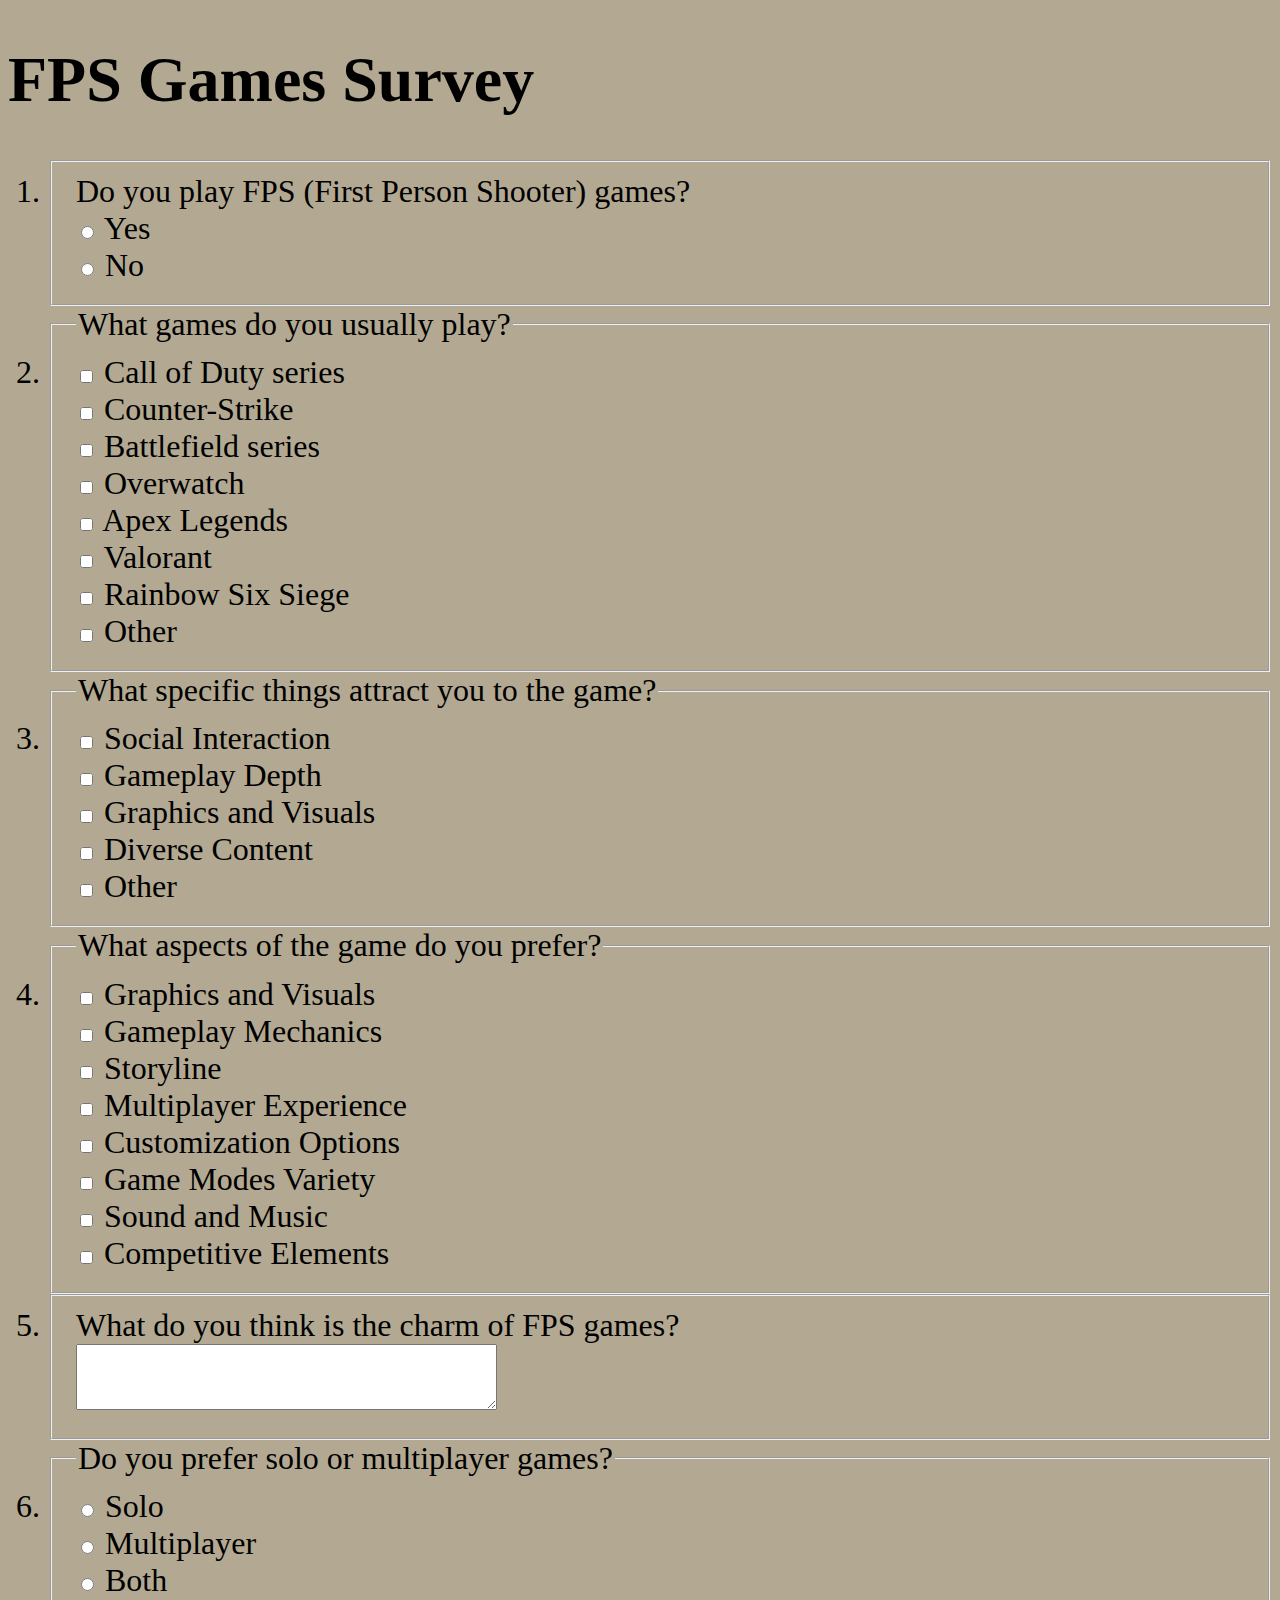
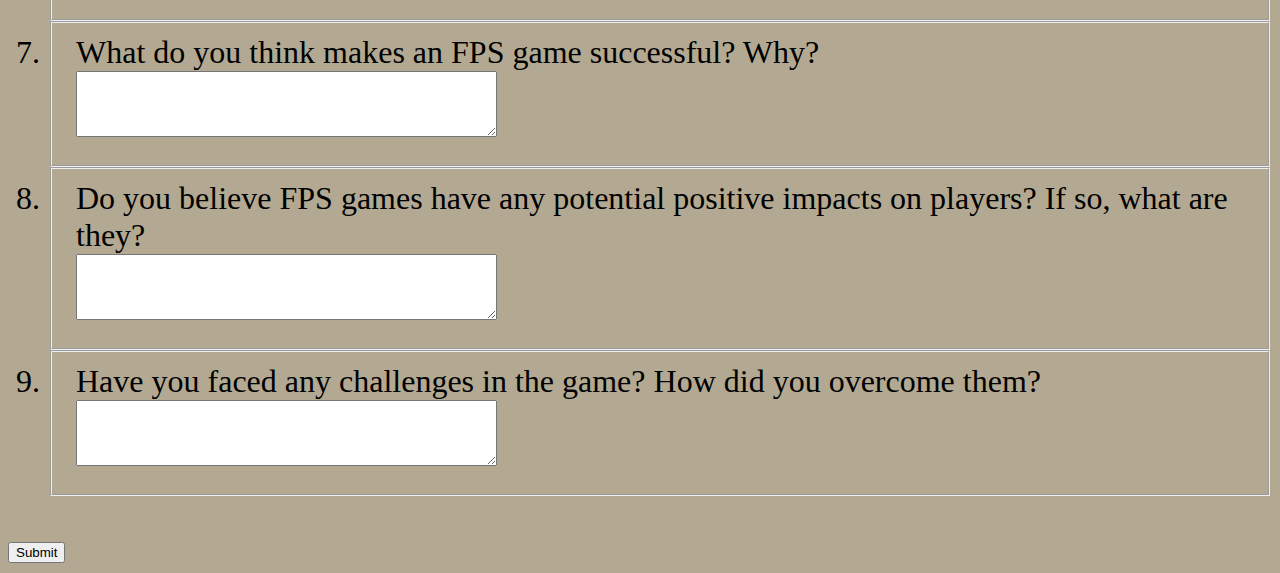
<file: project 3/index.html>
<!DOCTYPE html>
<html lang="en">
  <head>
    <meta charset="UTF-8" />
    <meta name="viewport" content="width=device-width, initial-scale=1.0" />
    
</body>
    <title>FPS Games Survey</title>
    <style>
      body {
        background-color: #b3a992; /* 沙漠色 */
        font-size: 200%; /* 字体大小百分比 */
        /*text-align: center;  文本居中 */
      }
      .centered-image {
        display: inline-block; /* 让图片并排显示 */
        margin: 10px; /* 图片之间的间距 */
        filter: blur(5px); /* 添加模糊滤镜 */
      }
    </style>
  </head>
  <body>
    <h1>FPS Games Survey</h1>

    <form>
     
      <ol>
        <li>
          <fieldset>
          <label for="play-fps"></label>
            Do you play FPS (First Person Shooter) games?</label
          ><br />
          <input type="radio" id="yes-play-fps" name="play-fps" value="yes" />
          <label for="yes-play-fps">Yes</label><br />
          <input type="radio" id="no-play-fps" name="play-fps" value="no" />
          <label for="no-play-fps">No</label>
          </fieldset>
        </li>

        <li>
          <fieldset>
            <legend>What games do you usually play?</legend>
            <input type="checkbox" id="cod" name="games-played" value="Call of Duty series" />
            <label for="cod">Call of Duty series</label><br />
            <input type="checkbox" id="cs" name="games-played" value="Counter-Strike" />
            <label for="cs">Counter-Strike</label><br />
            <input type="checkbox" id="bf" name="games-played" value="Battlefield series" />
            <label for="bf">Battlefield series</label><br />
            <input type="checkbox" id="ow" name="games-played" value="Overwatch" />
            <label for="ow">Overwatch</label><br />
            <input type="checkbox" id="apex" name="games-played" value="Apex Legends" />
            <label for="apex">Apex Legends</label><br />
            <input type="checkbox" id="valorant" name="games-played" value="Valorant" />
            <label for="valorant">Valorant</label><br />
            <input type="checkbox" id="r6" name="games-played" value="Rainbow Six Siege" />
            <label for="r6">Rainbow Six Siege</label><br />
            <input type="checkbox" id="other" name="games-played" value="Other" />
            <label for="other">Other</label><br />
          </fieldset>
        </li>
        
        

        <li>
          <fieldset>
            <legend>What specific things attract you to the game?</legend>
            <input type="checkbox" id="social-interaction" name="attractiveness" value="Social Interaction" />
            <label for="social-interaction">Social Interaction</label><br />
            <input type="checkbox" id="gameplay-depth" name="attractiveness" value="Gameplay Depth" />
            <label for="gameplay-depth">Gameplay Depth</label><br />
            <input type="checkbox" id="graphics-visuals" name="attractiveness" value="Graphics and Visuals" />
            <label for="graphics-visuals">Graphics and Visuals</label><br />
            <input type="checkbox" id="diverse-content" name="attractiveness" value="Diverse Content" />
            <label for="diverse-content">Diverse Content</label><br />
            <input type="checkbox" id="other" name="attractiveness" value="Other" />
            <label for="other">Other</label><br />
          </fieldset>
        </li>
        

        <li>
          <fieldset>
            <legend>What aspects of the game do you prefer?</legend>
            <input type="checkbox" id="graphics-visuals" name="aspects-preference" value="Graphics and Visuals" />
            <label for="graphics-visuals">Graphics and Visuals</label><br />
            <input type="checkbox" id="gameplay-mechanics" name="aspects-preference" value="Gameplay Mechanics" />
            <label for="gameplay-mechanics">Gameplay Mechanics</label><br />
            <input type="checkbox" id="storyline" name="aspects-preference" value="Storyline" />
            <label for="storyline">Storyline</label><br />
            <input type="checkbox" id="multiplayer-experience" name="aspects-preference" value="Multiplayer Experience" />
            <label for="multiplayer-experience">Multiplayer Experience</label><br />
            <input type="checkbox" id="customization-options" name="aspects-preference" value="Customization Options" />
            <label for="customization-options">Customization Options</label><br />
            <input type="checkbox" id="game-modes-variety" name="aspects-preference" value="Game Modes Variety" />
            <label for="game-modes-variety">Game Modes Variety</label><br />
            <input type="checkbox" id="sound-and-music" name="aspects-preference" value="Sound and Music" />
            <label for="sound-and-music">Sound and Music</label><br />
            <input type="checkbox" id="competitive-elements" name="aspects-preference" value="Competitive Elements" />
            <label for="competitive-elements">Competitive Elements</label><br />
          </fieldset>
        </li>
        

        <li>
          <fieldset>
          <label for="charm-fps"
            > What do you think is the charm of FPS games?</label
          ><br />
          <textarea
            id="charm-fps"
            name="charm-fps"
            rows="4"
            cols="50"
          ></textarea>
            </fieldset>
        </li>

        <li>
          <fieldset>
            <legend>Do you prefer solo or multiplayer games?</legend>
            <input type="radio" id="solo" name="solo-or-multiplayer" value="Solo" />
            <label for="solo">Solo</label><br />
            <input type="radio" id="multiplayer" name="solo-or-multiplayer" value="Multiplayer" />
            <label for="multiplayer">Multiplayer</label><br />
            <input type="radio" id="both" name="solo-or-multiplayer" value="Both" />
            <label for="both">Both</label><br />
          </fieldset>
        </li>

        <li>
          <fieldset>
          <label for="successful-fps"
            > What do you think makes an FPS game successful? Why?</label
          ><br />
          <textarea
            id="successful-fps"
            name="successful-fps"
            rows="4"
            cols="50"
          ></textarea>
          </fieldset>
        </li>

        <li>
          <fieldset>
          <label for="positive-impact"
            > Do you believe FPS games have any potential positive impacts on
            players? If so, what are they?</label
          ><br />
          <textarea
            id="positive-impact"
            name="positive-impact"
            rows="4"
            cols="50"
          ></textarea>
        </fieldset>
        </li>

        <li>
          <fieldset>
          <label for="challenges-faced"
            > Have you faced any challenges in the game? How did you overcome
            them?</label
          ><br />
          <textarea
            id="challenges-faced"
            name="challenges-faced"
            rows="4"
            cols="50"
          ></textarea>
        </fieldset>
        </li>
      </ol>

      <a href="thank-you.html"><input type="button" value="Submit" /></a>

    </form>
  </body>
</html>
</file>
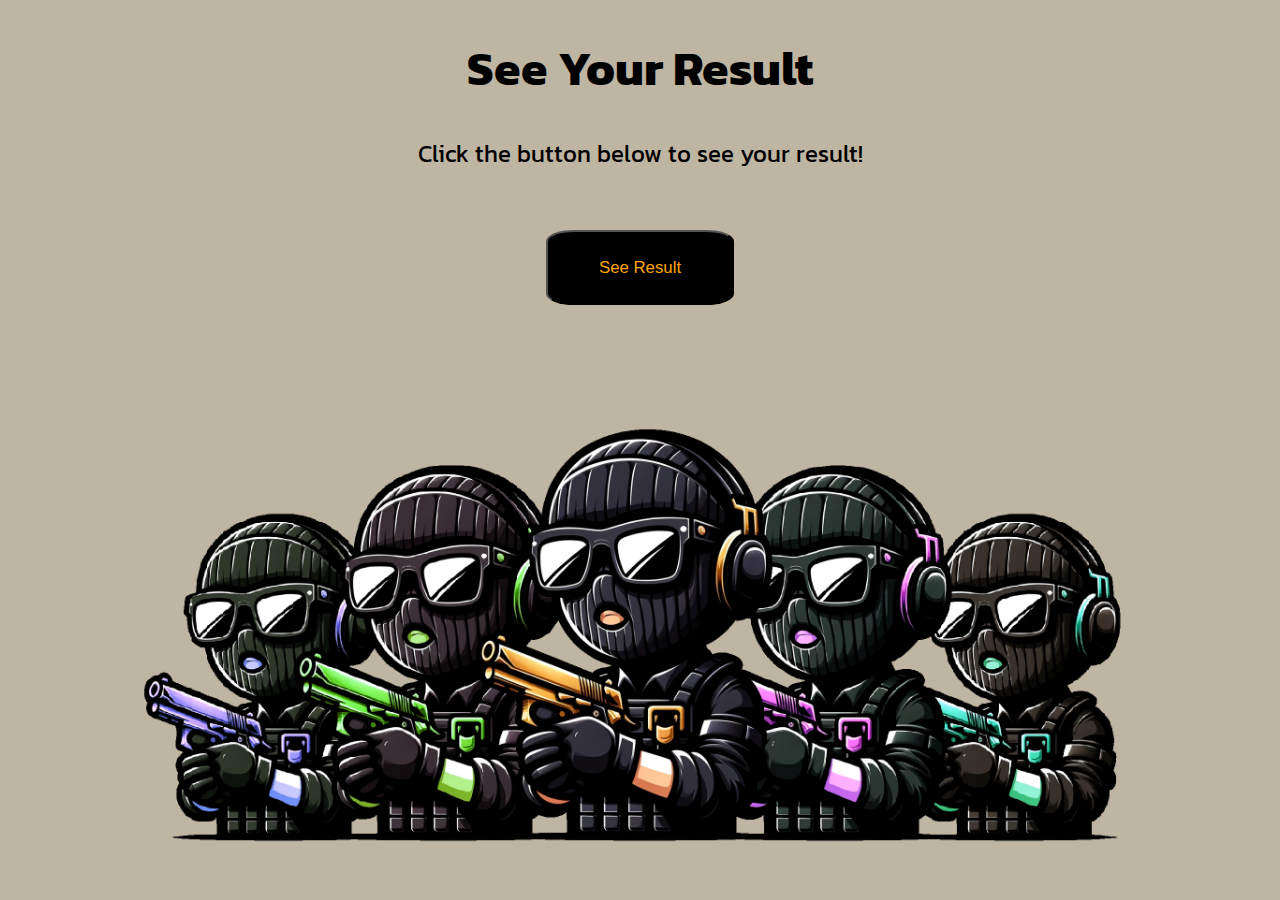
<file: seeresult.html>
<!DOCTYPE html>
<html lang="en">
  <head>
    <meta charset="UTF-8" />
    <meta name="viewport" content="width=device-width, initial-scale=1.0" />
    <link rel="preconnect" href="https://fonts.googleapis.com">
    <link rel="preconnect" href="https://fonts.gstatic.com" crossorigin>
    <link href="https://fonts.googleapis.com/css2?family=Kanit:ital,wght@0,100;0,
    200;0,300;0,400;0,500;0,600;0,700;0,800;0,900;1,100;1,200;1,300;1,400;1,500;1,
    600;1,700;1,800;1,900&display=swap" rel="stylesheet">
    <link rel="stylesheet" href="styles.css">
    <title>See Your Result</title>
    <style>
      .custom-button {
    
    background-color: black; 
    
    color: orange; 
    padding: 2% 4%;
    border-radius: 15%;
    text-align: center; 
    display: inline-block; 
    font-size: 70%; 
    cursor: pointer; 

    .centered-image {
      display: block;
      margin: 0 auto;
      max-width: 100%;
      height: auto;
      border-radius: 10%;
    }
}

.custom-button:hover {
   color: orange; 
}
      body {
        font-family: 'Kanit', sans-serif;
        background-color: #beb5a3; 
        font-size: 150%; 
        text-align: center;
      }
      .centered-image {
        display: inline-block; 
        margin: 10px; 
        filter: blur(0px); 
      }
    </style>
  </head>
  <body>
    <h1>See Your Result</h1>
    <p>Click the button below to see your result!</p>
    <br>

    <button class = "custom-button"onclick="redirectToResult()">See Result</button>
    <br>
    
    <br>
    <br>
    <br>

   

    <div>
      <img src="pictures/fei5.png" alt="Description of the image" width="80%" height="80%" class="centered-image">
    </div>

<script>
  function redirectToResult() {
    
    var randomValue = Math.random();

   
    var nextPage = "";
    if (randomValue < 0.5) {
      nextPage = "thank-you.html"; 
    } else {
      nextPage = "thank-you2.html"; 
    }

    
    window.location.href = nextPage;
  }
</script>
    
   
  </body>
</html>
</file>
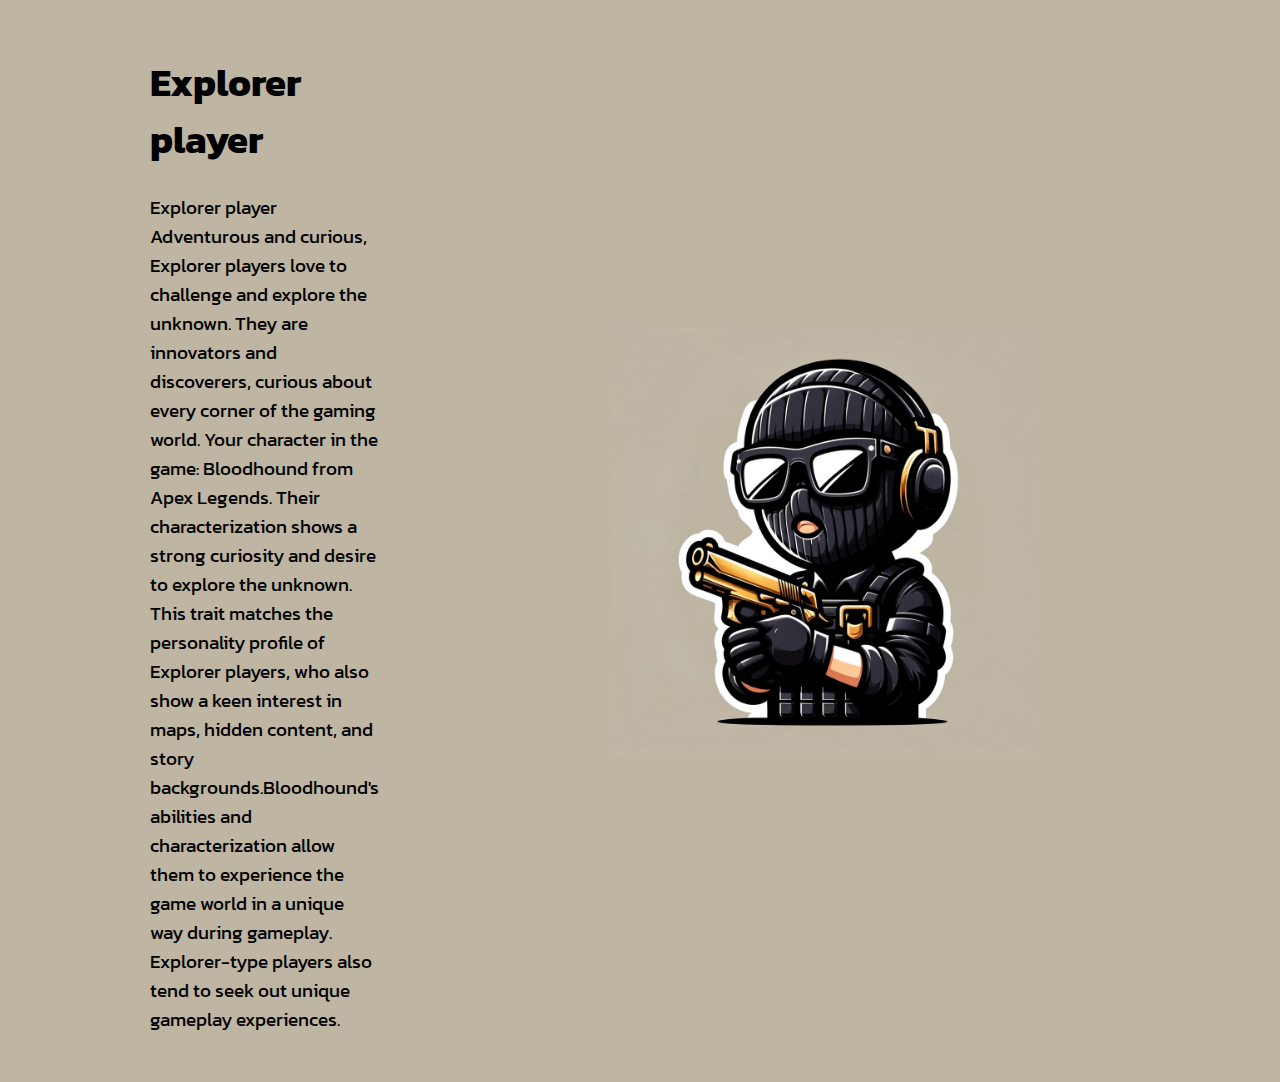
<file: thank-you.html>
<!DOCTYPE html>
<html lang="en">
<head>
  <meta charset="UTF-8">
  <meta name="viewport" content="width=device-width, initial-scale=1.0">
  <link rel="preconnect" href="https://fonts.googleapis.com">
  <link rel="preconnect" href="https://fonts.gstatic.com" crossorigin>
  <link href="https://fonts.googleapis.com/css2?family=Kanit:ital,wght@0,100;0,200;0,300;0,400;0,500;0,600;0,700;0,800;0,900;1,100;1,200;1,300;1,400;1,500;1,600;1,700;1,800;1,900&display=swap" rel="stylesheet">
  <link rel="stylesheet" href="styles.css">
  <title>Thank You!</title>
  <style>
    body {
      font-family: 'Kanit', sans-serif;
      background-color: #beb5a3;
      font-size: 120%;
      display: flex;
      justify-content: space-between;
      align-items: center;
      padding: 20px;
    }
    .content {
      flex: 1;
      text-align: left;
      padding-right: 20px;
      margin-left: 10%;
    }
    .centered-image {
      display: block;
      margin: 0 auto;
      max-width: 100%;
      height: auto;
    }
  </style>
</head>
<body>
  <div class="content">
    <h1>Explorer player</h1>
    <p>Explorer player<br>
    Adventurous and curious, Explorer players love to challenge and explore the unknown. They are innovators and discoverers, curious about every corner of the gaming world.
    Your character in the game:
    Bloodhound from Apex Legends.
    Their characterization shows a strong curiosity and desire to explore the unknown. This trait matches the personality profile of Explorer players, who also show a keen interest in maps, hidden content, and story backgrounds.Bloodhound's abilities and characterization allow them to experience the game world in a unique way during gameplay. Explorer-type players also tend to seek out unique gameplay experiences.</p>
  </div>

  <div>
    <img src="pictures/fei2.png" alt="Description of the image" width="50%" height="50%" class="centered-image">
  </div>
</body>
</html>
</file>
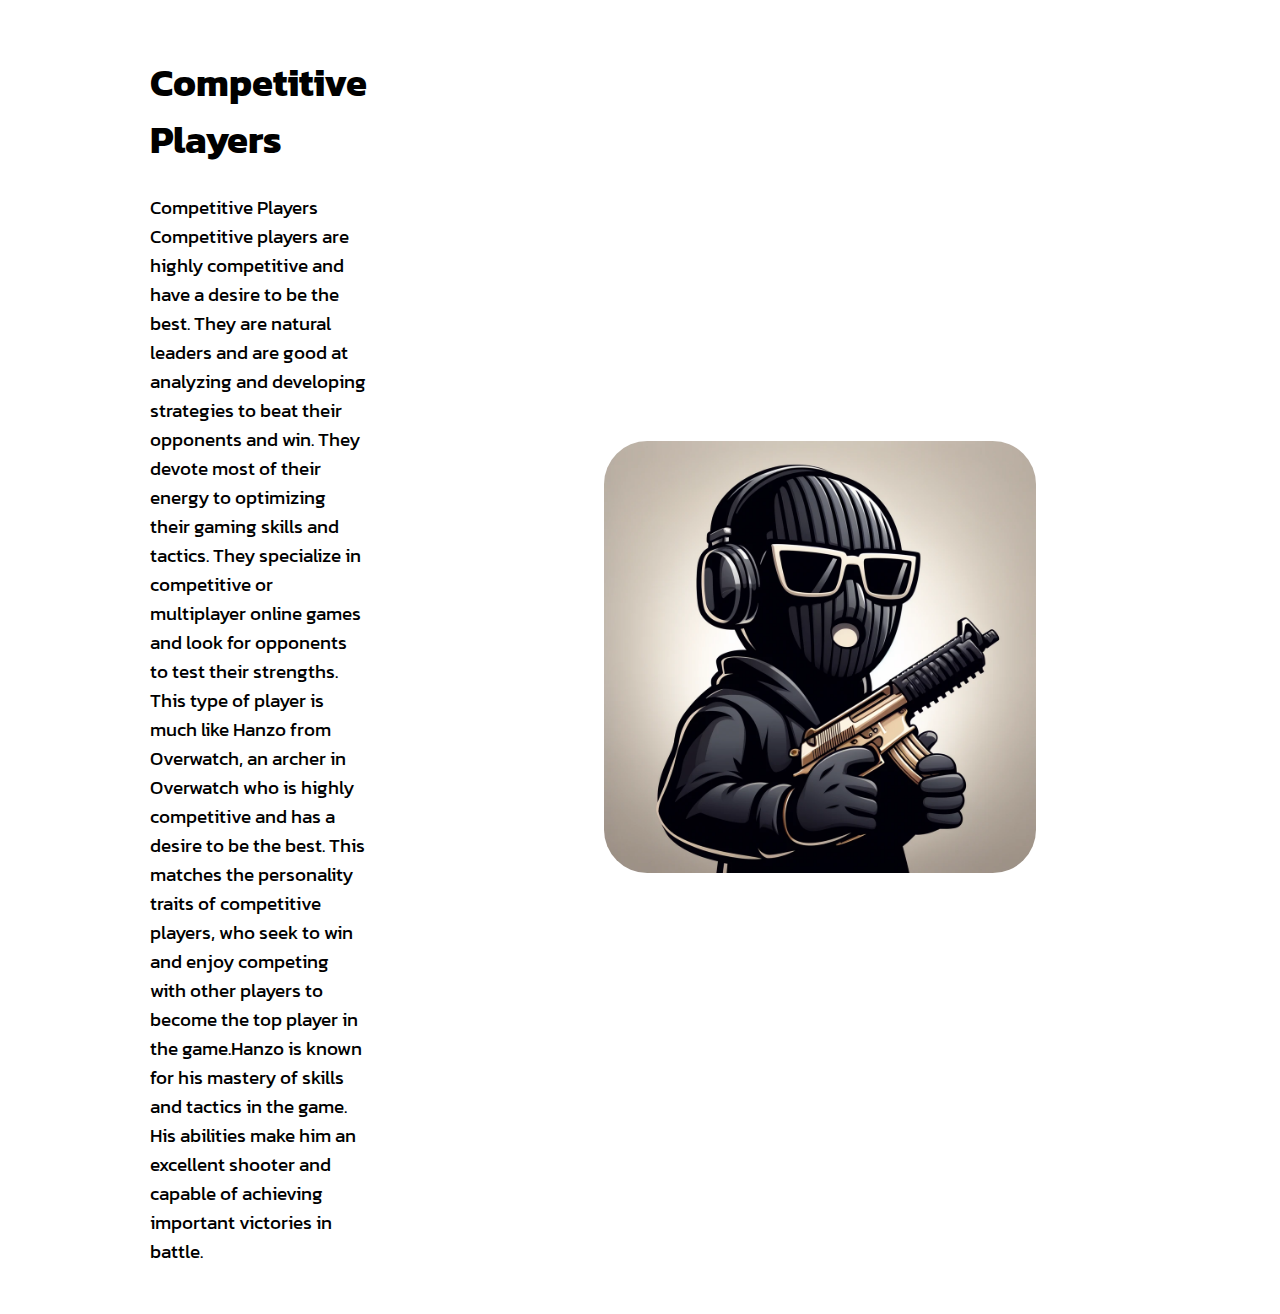
<file: thank-you2.html>
<!DOCTYPE html>
<html lang="en">
<head>
  <meta charset="UTF-8">
  <meta name="viewport" content="width=device-width, initial-scale=1.0">
  <link rel="preconnect" href="https://fonts.googleapis.com">
  <link rel="preconnect" href="https://fonts.gstatic.com" crossorigin>
  <link href="https://fonts.googleapis.com/css2?family=Kanit:ital,wght@0,100;0,200;0,300;0,400;0,500;0,600;0,700;0,800;0,900;1,100;1,200;1,300;1,400;1,500;1,600;1,700;1,800;1,900&display=swap" rel="stylesheet">
  <link rel="stylesheet" href="styles.css">
  <title>Thank You!</title>
  <style>
    body {
      font-family: 'Kanit', sans-serif;
      background-color: #ffffff;
      font-size: 120%;
      display: flex;
      justify-content: space-between;
      align-items: center;
      padding: 20px;
    }
    .content {
      flex: 1;
      text-align: left;
      padding-right: 20px;
      margin-left: 10%;
    }
    .centered-image {
      display: block;
      margin: 0 auto;
      max-width: 100%;
      height: auto;
      border-radius: 10%;
    }
  </style>
</head>
<body>
  <div class="content">
    <h1>Competitive Players</h1>
    <p>Competitive Players<br>
Competitive players are highly competitive and have a desire to be the best. They are natural leaders and are good at analyzing and developing strategies to beat their opponents and win. They devote most of their energy to optimizing their gaming skills and tactics. They specialize in competitive or multiplayer online games and look for opponents to test their strengths.
This type of player is much like Hanzo from Overwatch, an archer in Overwatch who is highly competitive and has a desire to be the best. This matches the personality traits of competitive players, who seek to win and enjoy competing with other players to become the top player in the game.Hanzo is known for his mastery of skills and tactics in the game. His abilities make him an excellent shooter and capable of achieving important victories in battle.
  </div>

  <div>
    <img src="pictures/fei.png" alt="Description of the image" width="50%" height="50%" class="centered-image">
  </div>
</body>
</html>
</file>
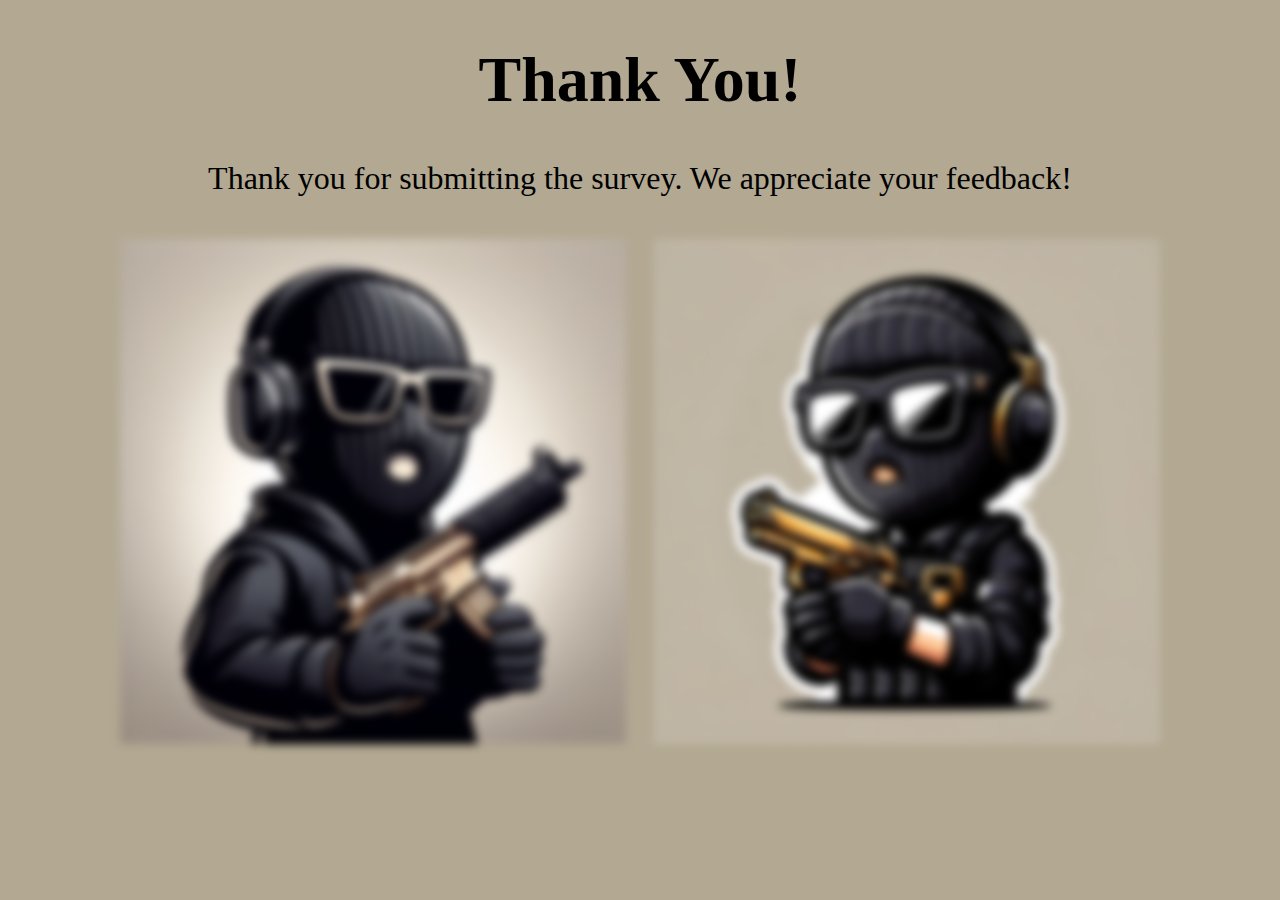
<file: project 3/thank-you.html>
<!DOCTYPE html>
<html lang="en">
  <head>
    <meta charset="UTF-8" />
    <meta name="viewport" content="width=device-width, initial-scale=1.0" />
    <title>Thank You!</title>
    <style>
      body {
        background-color: #b3a992; /* 沙漠色 */
        font-size: 200%; /* 字体大小百分比 */
        text-align: center; /* 文本居中 */
      }
      .centered-image {
        display: inline-block; /* 让图片并排显示 */
        margin: 10px; /* 图片之间的间距 */
        filter: blur(5px); /* 添加模糊滤镜 */
      }
    </style>
  </head>
  <body>
    <h1>Thank You!</h1>
    <p>Thank you for submitting the survey. We appreciate your feedback!</p>
    <img
      src="pictures/fei.png"
      alt="Description of the image"
      width="40%"
      height="40%"
      class="centered-image"
    />
    <img
      src="pictures/fei2.png"
      alt="Description of the image"
      width="40%"
      height="40%"
      class="centered-image"
    />
  </body>
</html>
</file>
<file: styles.css>
/* Kanit Thin */
.kanit-thin, .kanit-thin-italic {
    font-family: "Kanit", sans-serif;
    font-weight: 100;
  }
  
  .kanit-thin-italic {
    font-style: italic;
  }
  
  /* Kanit Extra Light */
  .kanit-extralight, .kanit-extralight-italic {
    font-family: "Kanit", sans-serif;
    font-weight: 200;
  }
  
  .kanit-extralight-italic {
    font-style: italic;
  }
  
  /* Kanit Light */
  .kanit-light, .kanit-light-italic {
    font-family: "Kanit", sans-serif;
    font-weight: 300;
  }
  
  .kanit-light-italic {
    font-style: italic;
  }
  
  /* Kanit Regular */
  .kanit-regular, .kanit-regular-italic {
    font-family: "Kanit", sans-serif;
    font-weight: 400;
  }
  
  .kanit-regular-italic {
    font-style: italic;
  }
</file>
